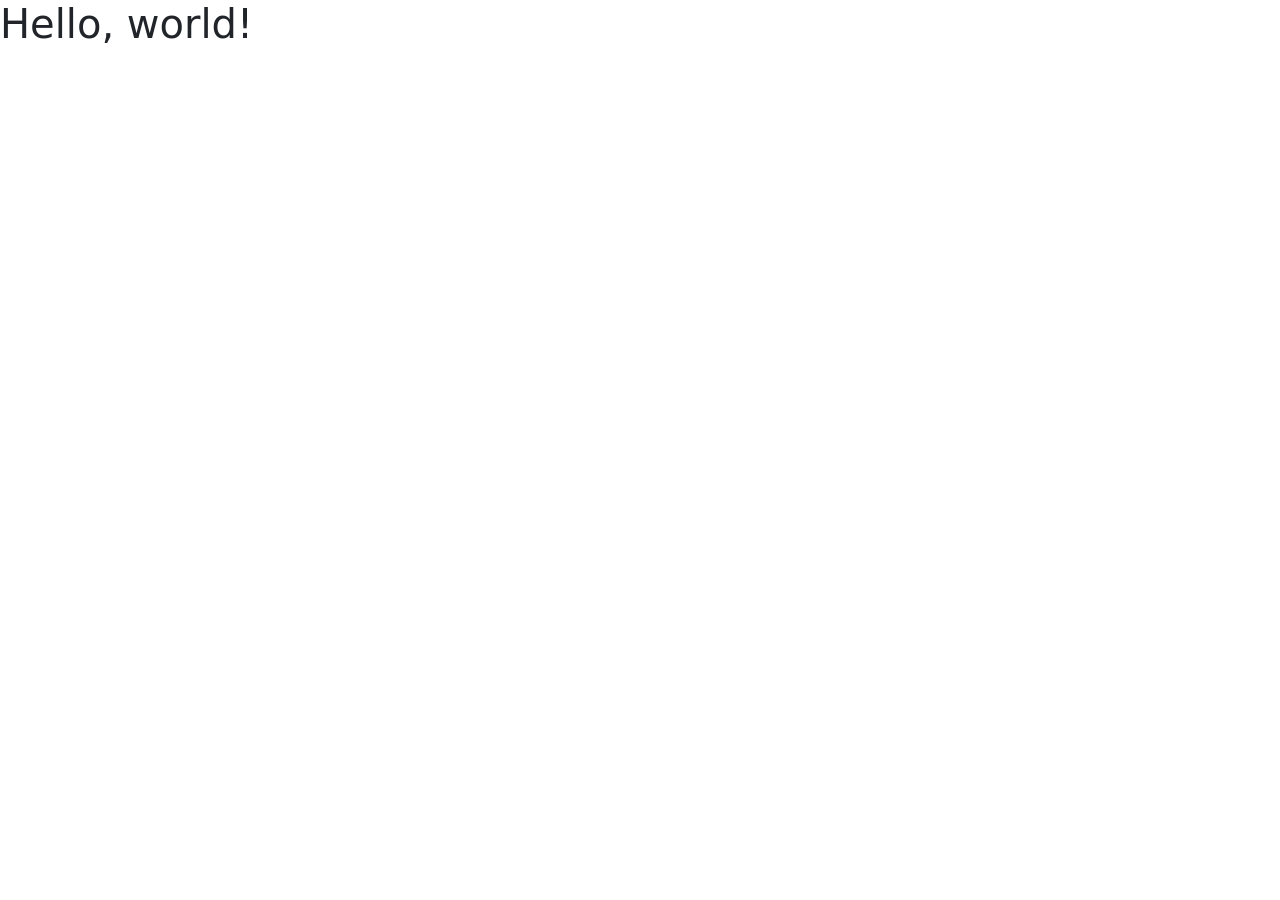
<file: index.html>
<!doctype html>
<html lang="en">
  <head>
    <meta charset="utf-8">
    <meta name="viewport" content="width=device-width, initial-scale=1">
    <title>Bootstrap demo</title>
    <link href="https://cdn.jsdelivr.net/npm/bootstrap@5.3.8/dist/css/bootstrap.min.css" rel="stylesheet" integrity="sha384-sRIl4kxILFvY47J16cr9ZwB07vP4J8+LH7qKQnuqkuIAvNWLzeN8tE5YBujZqJLB" crossorigin="anonymous">
  </head>
  <body>
    <h1>Hello, world!</h1>
    <script src="https://cdn.jsdelivr.net/npm/bootstrap@5.3.8/dist/js/bootstrap.bundle.min.js" integrity="sha384-FKyoEForCGlyvwx9Hj09JcYn3nv7wiPVlz7YYwJrWVcXK/BmnVDxM+D2scQbITxI" crossorigin="anonymous"></script>
  </body>
</html>
</file>
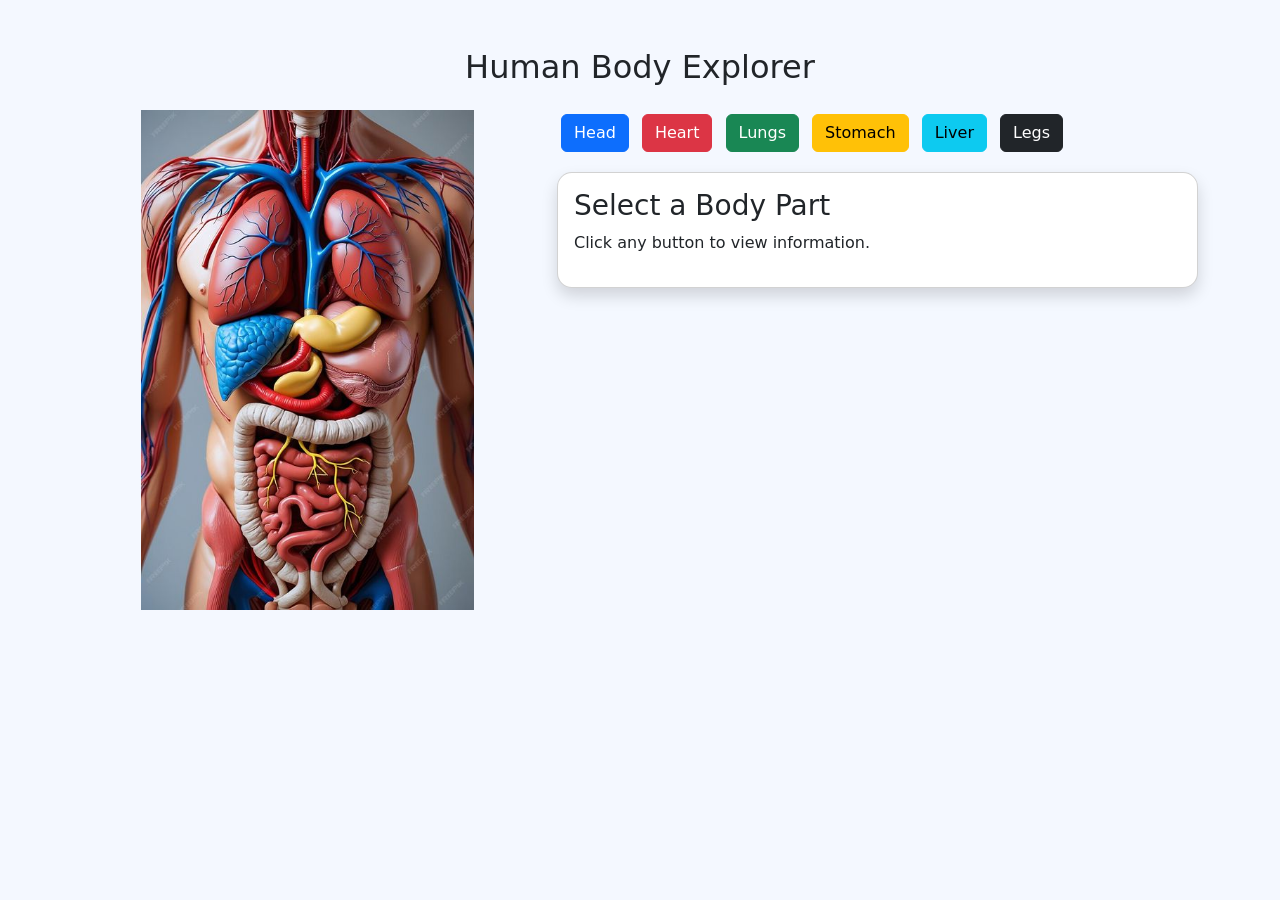
<file: project1/index.html>
<!DOCTYPE html>
<html lang="en">
<head>
    <meta charset="UTF-8">
    <meta name="viewport" content="width=device-width, initial-scale=1.0">
    <title>Human Body Explorer</title>

    <link href="https://cdn.jsdelivr.net/npm/bootstrap@5.3.3/dist/css/bootstrap.min.css" rel="stylesheet">
    <link rel="stylesheet" href="/project1/style.css">
    <link rel="stylesheet" href="/project1/script.js">
</head>
<body>

<div class="container py-5">
    <h2 class="text-center mb-4">Human Body Explorer</h2>

    <div class="row">
        <div class="col-md-5 text-center">
            <img src="/project1/image.png" class="img-fluid body-img" alt="Human Body">
        </div>

        <div class="col-md-7">
            <div class="mb-3">
                <button class="btn btn-primary m-1" onclick="showInfo('head')">Head</button>
                <button class="btn btn-danger m-1" onclick="showInfo('heart')">Heart</button>
                <button class="btn btn-success m-1" onclick="showInfo('lungs')">Lungs</button>
                <button class="btn btn-warning m-1" onclick="showInfo('stomach')">Stomach</button>
                <button class="btn btn-info m-1" onclick="showInfo('liver')">Liver</button>
                <button class="btn btn-dark m-1" onclick="showInfo('legs')">Legs</button>
            </div>

            <div class="card shadow">
                <div class="card-body">
                    <h3 id="title">Select a Body Part</h3>
                    <p id="description">Click any button to view information.</p>
                </div>
            </div>

        </div>
    </div>
</div>

<script src="script.js"></script>
</body>
</html>
</file>
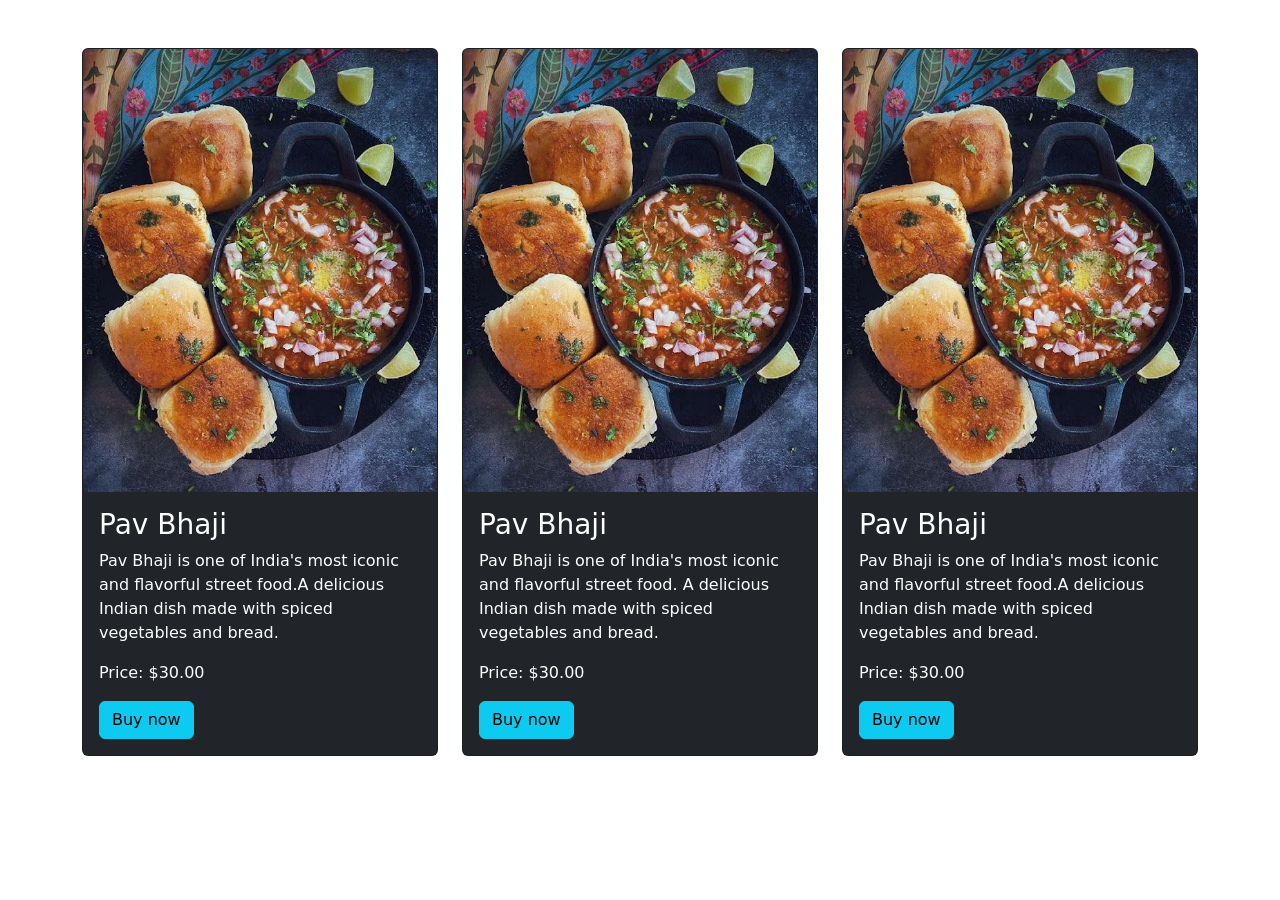
<file: cards/card.html>
<!doctype html>
<html lang="en">
  <head>
    <meta charset="utf-8">
    <meta name="viewport" content="width=device-width, initial-scale=1">
    <title>Bootstrap demo</title>
    <link href="https://cdn.jsdelivr.net/npm/bootstrap@5.3.8/dist/css/bootstrap.min.css" rel="stylesheet" integrity="sha384-sRIl4kxILFvY47J16cr9ZwB07vP4J8+LH7qKQnuqkuIAvNWLzeN8tE5YBujZqJLB" crossorigin="anonymous">
  </head>
  <body>
    <div class="container mt-5">
        <div class="row">
            <div class="col-md-4">
                <div class="card bg-dark text-white ">
                    <img src="/cards/download (16).jpg" class="card-img-top" alt="Card image cap">
                    <div class="card-body">
                        <h3 class="card-title">Pav Bhaji</h3>
                        <p class="card-text">Pav Bhaji is one of India's most iconic and flavorful street food.A delicious Indian dish made with spiced vegetables and bread.</p>
                        <p class="card-text">Price: $30.00</p>
                        <a href="#" class="btn btn-info">Buy now</a>

                    </div>
                </div>
            </div>
             <div class="col-md-4">
                <div class="card bg-dark text-white ">
                    <img src="/cards/download (16).jpg" class="card-img-top" alt="Card image cap">
                    <div class="card-body">
                        <h3 class="card-title">Pav Bhaji</h3>
                        <p class="card-text">Pav Bhaji is one of India's most iconic and flavorful street food. A delicious Indian dish made with spiced vegetables and bread.</p>
                        <p class="card-text">Price: $30.00</p>
                        <a href="#" class="btn btn-info">Buy now</a>

                    </div>
                </div>
            </div>
             <div class="col-md-4">
                <div class="card bg-dark text-white ">
                    <img src="/cards/download (16).jpg" class="card-img-top" alt="Card image cap">
                    <div class="card-body">
                        <h3 class="card-title">Pav Bhaji</h3>
                        <p class="card-text"> Pav Bhaji is one of India's most iconic and flavorful street food.A delicious Indian dish made with spiced vegetables and bread.</p>
                        <p class="card-text">Price: $30.00</p>
                        <a href="#" class="btn btn-info">Buy now</a>

                    </div>
                </div>
            </div>
        </div>
    </div>
    <script src="https://cdn.jsdelivr.net/npm/bootstrap@5.3.8/dist/js/bootstrap.bundle.min.js" integrity="sha384-FKyoEForCGlyvwx9Hj09JcYn3nv7wiPVlz7YYwJrWVcXK/BmnVDxM+D2scQbITxI" crossorigin="anonymous"></script>
  </body>
</html>
</file>
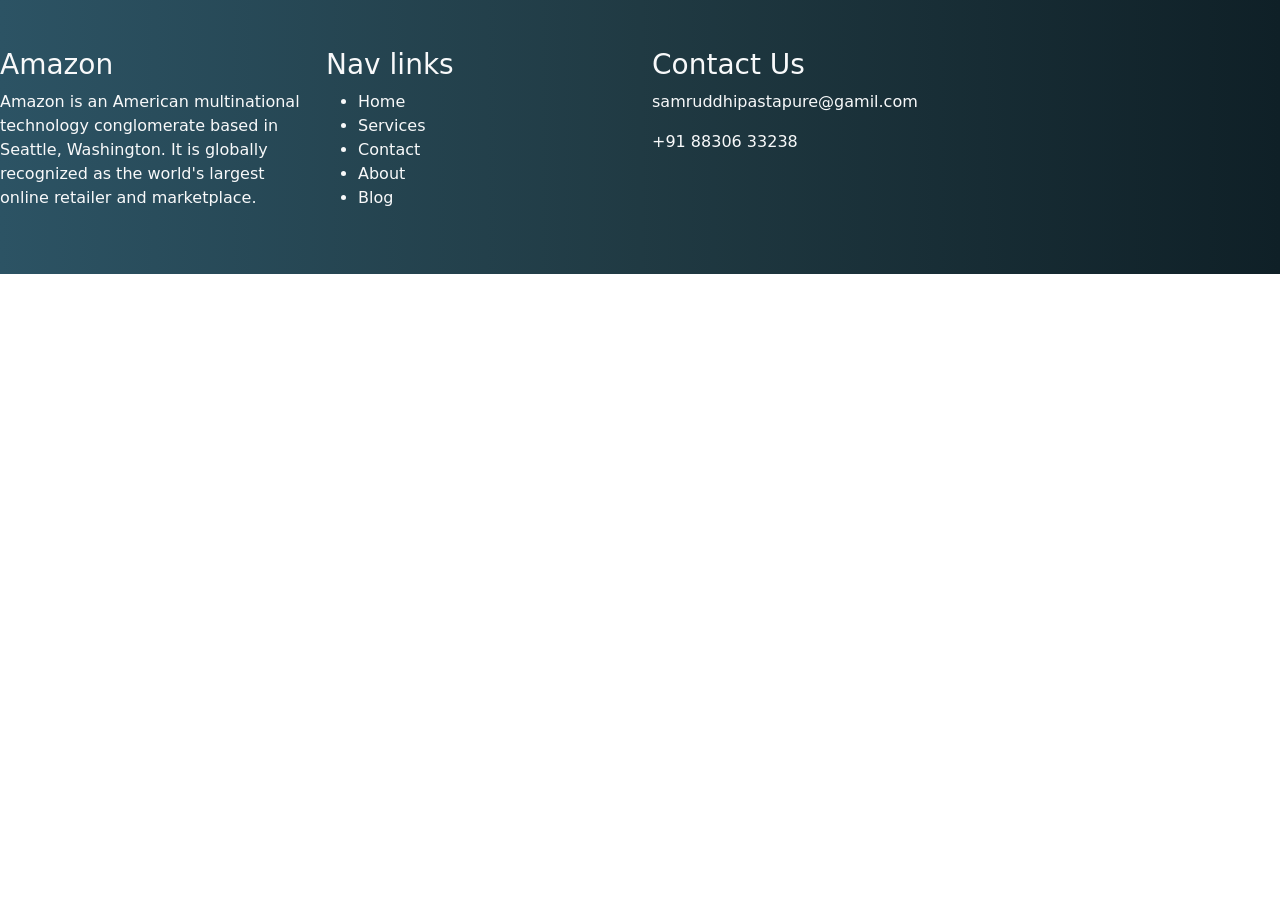
<file: footer.html/footer.html>
<!doctype html>
<html lang="en">
  <head>
    <meta charset="utf-8">
    <meta name="viewport" content="width=device-width, initial-scale=1">
    <title>Bootstrap demo</title>
    <link href="https://cdn.jsdelivr.net/npm/bootstrap@5.3.8/dist/css/bootstrap.min.css" rel="stylesheet" integrity="sha384-sRIl4kxILFvY47J16cr9ZwB07vP4J8+LH7qKQnuqkuIAvNWLzeN8tE5YBujZqJLB" crossorigin="anonymous">

    <href="https://cdnjs.cloudflare.com/ajax/libs/bootstrap-icons/1.13.1/font/bootstrap-icons.min.css"
        integrity="sha512-t7Few9xlddEmgd3oKZQahkNI4dS6l80+eGEzFQiqtyVYdvcSG2D3Iub77R20BdotfRPA9caaRkg1tyaJiPmO0g=="
        crossorigin="anonymous" referrerpolicy="no-referrer"/>
</head>
  <body>
    <footer class="text-light py-5"
        style="background: #0F2027;  /* fallback for old browsers */
background: -webkit-linear-gradient(to right, #2C5364, #203A43, #0F2027);  /* Chrome 10-25, Safari 5.1-6 */
background: linear-gradient(to right, #2C5364, #203A43, #0F2027); /* W3C, IE 10+/ Edge, Firefox 16+, Chrome 26+, Opera 12+, Safari 7+ */>

<div class="container">
    <div class="row">
        <div class="col-md-3">
            <h3>Amazon</h3>
    <p class="">Amazon is an American multinational technology conglomerate based in Seattle, Washington. It is globally recognized as the world's largest online retailer and marketplace.</p>
    </div>
    <div class="col-md-3">
        <h3>Nav links</h3>
        <ul class="lis-unstyled">
            <li ><a href="" class="text-decoration-none text-light">Home</a></li>
                        <li><a href="" class="text-decoration-none text-light">Services</a></li>
                        <li><a href="" class="text-decoration-none text-light">Contact</a></li>
                        <li><a href="" class="text-decoration-none text-light">About</a></li>
                        <li><a href="" class="text-decoration-none text-light">Blog</a></li>
                    </ul>
    </div>
    <div class="col-md-3">
        <h3>Contact Us</h3>
        <p><i class="bi bi-envelope"></i>samruddhipastapure@gamil.com</p>
        <p><i class="bi bi-telephone"></i>+91 88306 33238</p>
    </div>

</div>


    <script src="https://cdn.jsdelivr.net/npm/bootstrap@5.3.8/dist/js/bootstrap.bundle.min.js" integrity="sha384-FKyoEForCGlyvwx9Hj09JcYn3nv7wiPVlz7YYwJrWVcXK/BmnVDxM+D2scQbITxI" crossorigin="anonymous"></script>
  </body>
</html>
</file>
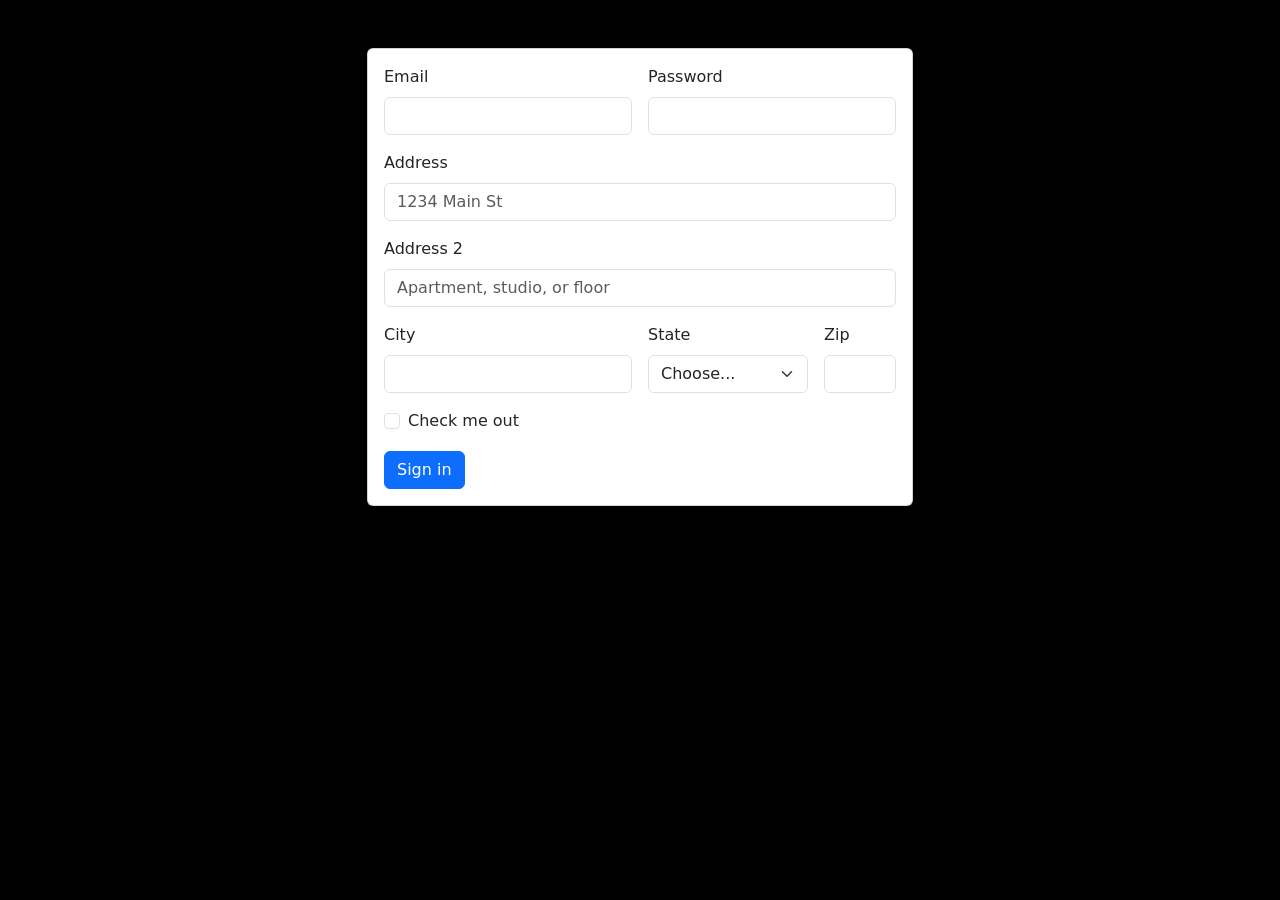
<file: forms/forms.html>
<!doctype html>
<html lang="en">

<head>
    <meta charset="utf-8">
    <meta name="viewport" content="width=device-width, initial-scale=1">
    <title>Bootstrap Form</title>
    <link href="https://cdn.jsdelivr.net/npm/bootstrap@5.3.8/dist/css/bootstrap.min.css" rel="stylesheet"
        integrity="sha384-sRIl4kxILFvY47J16cr9ZwB07vP4J8+LH7qKQnuqkuIAvNWLzeN8tE5YBujZqJLB" crossorigin="anonymous">
</head>

<body class="bg-black">
    <div class="container mt-5">
        <div class="row">
            <div class="col-md-6 offset-md-3">
                <div class="card">
                    <div class="card-body">
                        <form class="row g-3">
                            <div class="col-md-6">
                                <label for="inputEmail4" class="form-label">Email</label>
                                <input type="email" class="form-control" id="inputEmail4">
                            </div>
                            <div class="col-md-6">
                                <label for="inputPassword4" class="form-label">Password</label>
                                <input type="password" class="form-control" id="inputPassword4">
                            </div>
                            <div class="col-12">
                                <label for="inputAddress" class="form-label">Address</label>
                                <input type="text" class="form-control" id="inputAddress" placeholder="1234 Main St">
                            </div>
                            <div class="col-12">
                                <label for="inputAddress2" class="form-label">Address 2</label>
                                <input type="text" class="form-control" id="inputAddress2"
                                    placeholder="Apartment, studio, or floor">
                            </div>
                            <div class="col-md-6">
                                <label for="inputCity" class="form-label">City</label>
                                <input type="text" class="form-control" id="inputCity">
                            </div>
                            <div class="col-md-4">
                                <label for="inputState" class="form-label">State</label>
                                <select id="inputState" class="form-select">
                                    <option selected>Choose...</option>
                                    <option>...</option>
                                </select>
                            </div>
                            <div class="col-md-2">
                                <label for="inputZip" class="form-label">Zip</label>
                                <input type="text" class="form-control" id="inputZip">
                            </div>
                            <div class="col-12">
                                <div class="form-check">
                                    <input class="form-check-input" type="checkbox" id="gridCheck">
                                    <label class="form-check-label" for="gridCheck">
                                        Check me out
                                    </label>
                                </div>
                            </div>
                            <div class="col-12">
                                <button type="submit" class="btn btn-primary">Sign in</button>
                            </div>
                        </form>
                    </div>

                </div>

            </div>
        </div>

    </div>

    <script src="https://cdn.jsdelivr.net/npm/bootstrap@5.3.8/dist/js/bootstrap.bundle.min.js"
        integrity="sha384-FKyoEForCGlyvwx9Hj09JcYn3nv7wiPVlz7YYwJrWVcXK/BmnVDxM+D2scQbITxI"
        crossorigin="anonymous"></script>
</body>

</html>
</file>
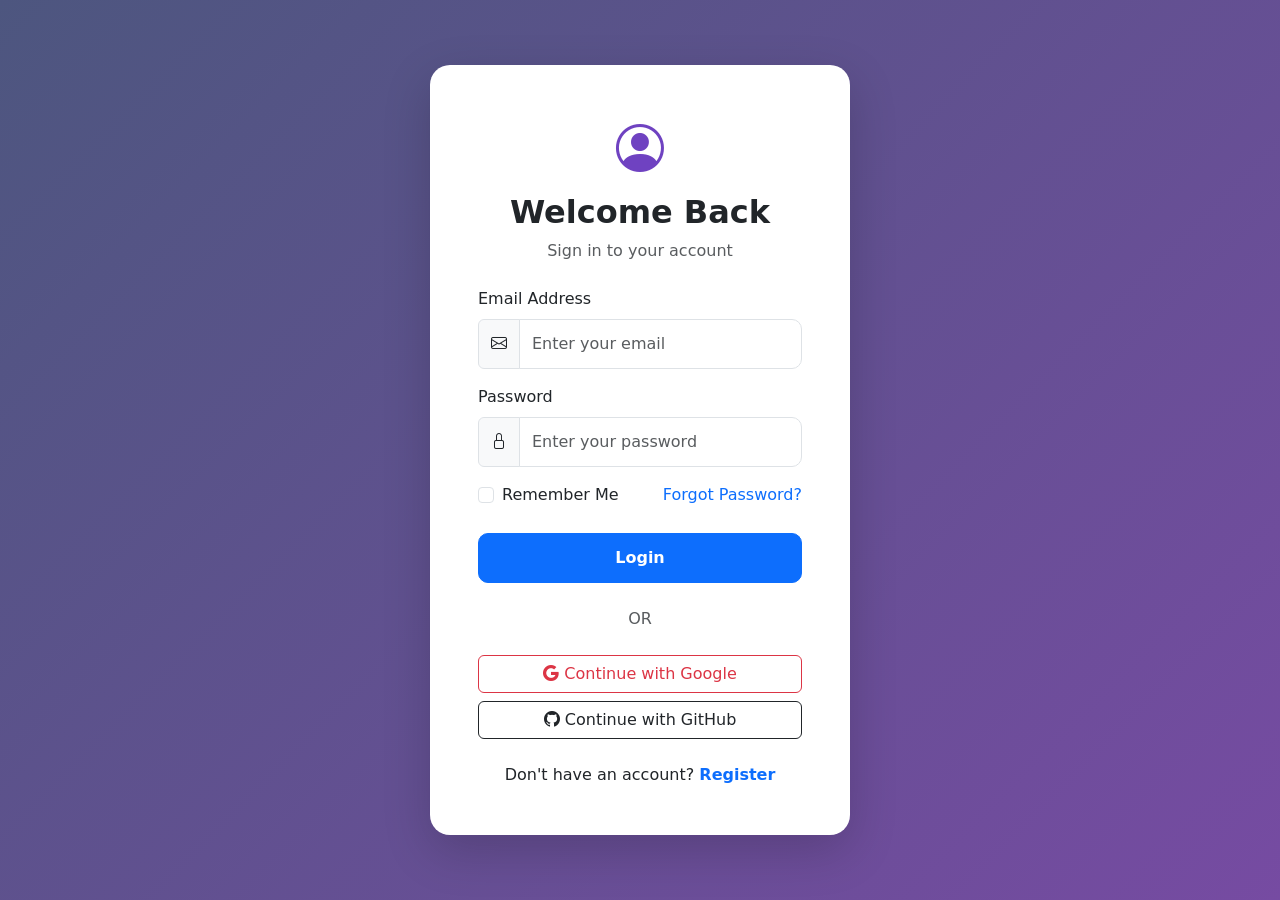
<file: forms/loginform.html>
<!DOCTYPE html> 
<html lang="en"> 
<head> 
    <meta charset="UTF-8"> 
    <meta name="viewport" content="width=device-width, initial-scale=1.0"> 
    <title>Modern Login Form</title> 
 
    <!-- Bootstrap 5 CSS --> 
    <link href="https://cdn.jsdelivr.net/npm/bootstrap@5.3.3/dist/css/bootstrap.min.css" rel="stylesheet"> 
 
    <!-- Bootstrap Icons --> 
    <link href="https://cdn.jsdelivr.net/npm/bootstrap-icons/font/bootstrap-icons.css" rel="stylesheet"> 
 
    <style>         body { 
            background: linear-gradient(135deg, #4d567f, #764ba2);             min-height: 100vh;             display: flex;             justify-content: center;             align-items: center; 
        } 
 
        .login-card {             width: 100%;             max-width: 420px;             border: none;             border-radius: 20px;             overflow: hidden;             backdrop-filter: blur(10px); 
        } 
 
        .form-control {             border-radius: 10px;             padding: 12px; 
        } 
 
        .btn-login {             border-radius: 10px;             padding: 12px;             font-weight: 600; 
        } 
 
        .logo {             font-size: 3rem;             color: #6f42c1; 
        } 
    </style> 
</head> 
<body> 
 
<div class="card shadow-lg login-card"> 
    <div class="card-body p-5"> 
 
        <div class="text-center mb-4"> 
            <i class="bi bi-person-circle logo"></i> 
            <h2 class="fw-bold mt-2">Welcome Back</h2> 
            <p class="text-muted">Sign in to your account</p> 
        </div> 
 
        <form> 
            <!-- Email --> 
            <div class="mb-3"> 
                <label class="form-label">Email Address</label> 
                <div class="input-group"> 
                    <span class="input-group-text"> 
                        <i class="bi bi-envelope"></i> 
                    </span>                     <input                         type="email"                         class="form-control"                         placeholder="Enter your email"                         required> 
                </div> 
            </div> 
 
            <!-- Password --> 
            <div class="mb-3"> 
                <label class="form-label">Password</label> 
                <div class="input-group"> 
                    <span class="input-group-text"> 
                        <i class="bi bi-lock"></i> 
                    </span> 
                    <input 
                        type="password"                         class="form-control"                         placeholder="Enter your password"                         required> 
                </div> 
            </div> 
 
            <!-- Remember Me --> 
            <div class="d-flex justify-content-between mb-4"> 
                <div class="form-check"> 
                    <input class="form-check-input" type="checkbox" id="remember"> 
                    <label class="form-check-label" for="remember"> 
                        Remember Me 
                    </label> 
                </div> 
 
                <a href="#" class="text-decoration-none">                     Forgot Password? 
                </a> 
            </div> 
 
            <!-- Login Button --> 
            <button type="submit" class="btn btn-primary w-100 btn-login"> 
                Login 
            </button> 
 
            <!-- Divider --> 
            <div class="text-center my-4 text-muted"> 
                OR 
            </div> 
 
            <!-- Social Login --> 
            <div class="d-grid gap-2"> 
                <button type="button" class="btn btn-outline-danger"> 
                    <i class="bi bi-google"></i> Continue with Google 
                </button> 
 
                <button type="button" class="btn btn-outline-dark">                     <i class="bi bi-github"></i> Continue with GitHub 
                </button> 
            </div> 
 
            <p class="text-center mt-4 mb-0">                 Don't have an account? 
                <a href="#" class="text-decoration-none fw-bold"> 
                    Register 
                </a> 
            </p> 
        </form> 
 
    </div> 
</div> 
 
<!-- Bootstrap JS --> 
<script src="https://cdn.jsdelivr.net/npm/bootstrap@5.3.3/dist/js/bootstrap.bundle.min.js"></script> 
 
</body> 
</html>
</file>
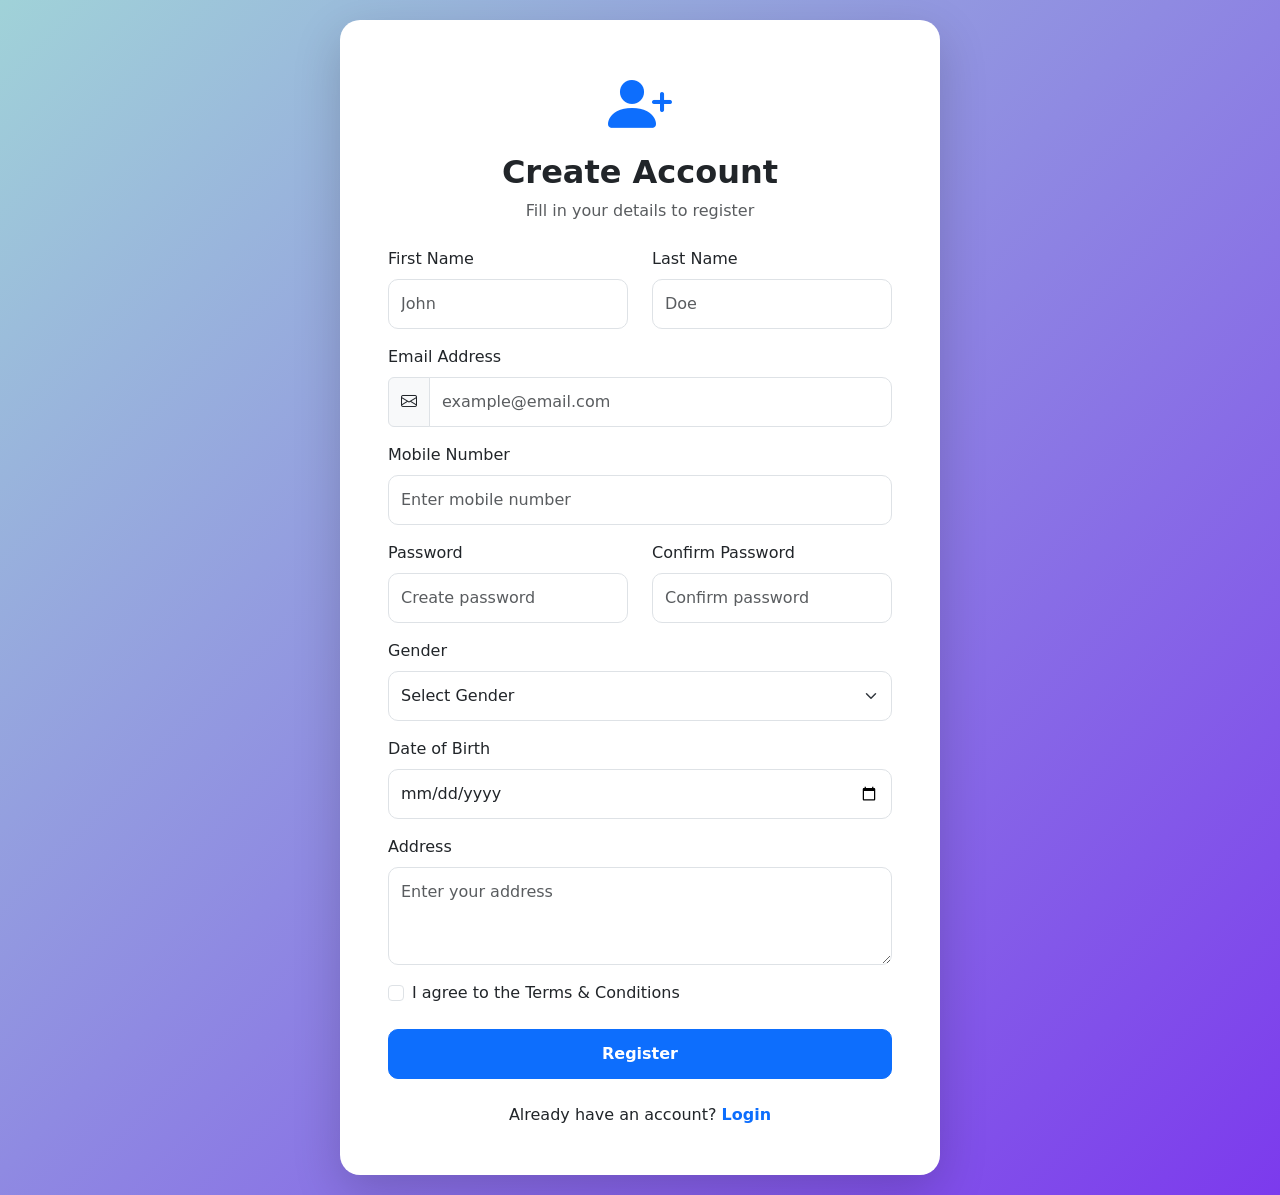
<file: forms/registeration.html>
<!DOCTYPE html> 
<html lang="en"> 
<head> 
    <meta charset="UTF-8"> 
    <meta name="viewport" content="width=device-width, initial-scale=1.0">     <title>Registration Form</title> 
 
    <!-- Bootstrap 5 CSS --> 
    <link href="https://cdn.jsdelivr.net/npm/bootstrap@5.3.3/dist/css/bootstrap.min.css" rel="stylesheet"> 
 
    <!-- Bootstrap Icons --> 
    <link href="https://cdn.jsdelivr.net/npm/bootstrap-icons/font/bootstrap-icons.css" rel="stylesheet"> 
 
    <style>         body {             background: linear-gradient(135deg, #a0d2d8, #7c3aed);             min-height: 100vh;             display: flex;             justify-content: center;             align-items: center;             padding: 20px; 
        } 
 
        .register-card {             max-width: 600px;             width: 100%;             border: none;             border-radius: 20px; 
        } 
 
        .form-control,         .form-select {             border-radius: 10px;             padding: 12px; 
        } 
 
        .btn-register {             border-radius: 10px;             padding: 12px;             font-weight: 600; 
        } 
    </style> 
</head> 
<body> 
 
<div class="card shadow-lg register-card"> 
    <div class="card-body p-5"> 
 
        <div class="text-center mb-4"> 
            <i class="bi bi-person-plus-fill display-3 text-primary"></i> 
            <h2 class="fw-bold mt-2">Create Account</h2> 
            <p class="text-muted">Fill in your details to register</p> 
        </div> 
 
        <form> 
 
            <div class="row"> 
                <div class="col-md-6 mb-3"> 
                    <label class="form-label">First Name</label> 
                    <input type="text" class="form-control" placeholder="John" required> 
                </div> 
 
                <div class="col-md-6 mb-3"> 
                    <label class="form-label">Last Name</label> 
                    <input type="text" class="form-control" placeholder="Doe" required> 
                </div> 
            </div> 
 
            <div class="mb-3"> 
                <label class="form-label">Email Address</label> 
                <div class="input-group"> 
                    <span class="input-group-text"> 
                        <i class="bi bi-envelope"></i> 
                    </span> 
                    <input type="email" class="form-control"                            placeholder="example@email.com" required> 
                </div> 
            </div> 
 
            <div class="mb-3"> 
                <label class="form-label">Mobile Number</label>                 <input type="tel" class="form-control"                        placeholder="Enter mobile number" required> 
            </div> 
 
            <div class="row"> 
                <div class="col-md-6 mb-3"> 
                    <label class="form-label">Password</label>                     <input type="password" class="form-control"                            placeholder="Create password" required> 
                </div> 
 
                <div class="col-md-6 mb-3"> 
                    <label class="form-label">Confirm Password</label>                     <input type="password" class="form-control"                            placeholder="Confirm password" required> 
                </div> 
            </div> 
 
            <div class="mb-3"> 
                <label class="form-label">Gender</label> 
                <select class="form-select"> 
                    <option selected>Select Gender</option> 
                    <option>Male</option> 
                    <option>Female</option> 
                    <option>Other</option> 
                </select> 
            </div> 
 
            <div class="mb-3"> 
                <label class="form-label">Date of Birth</label> 
                <input type="date" class="form-control"> 
            </div> 
 
            <div class="mb-3"> 
                <label class="form-label">Address</label>                 <textarea class="form-control" rows="3" 
                          placeholder="Enter your address"></textarea>             </div> 
 
            <div class="form-check mb-4"> 
                <input class="form-check-input" type="checkbox" id="terms" required> 
                <label class="form-check-label" for="terms"> 
                    I agree to the Terms & Conditions 
                </label> 
            </div> 
 
            <button type="submit" 
                    class="btn btn-primary w-100 btn-register"> 
                Register 
            </button> 
 
            <p class="text-center mt-4 mb-0">                 Already have an account? 
                <a href="#" class="text-decoration-none fw-bold"> 
                    Login 
                </a> 
            </p> 
 
        </form> 
 
    </div> 
</div> 
 
<script src="https://cdn.jsdelivr.net/npm/bootstrap@5.3.3/dist/js/bootstrap.bundle.min.js"></script> 
 
</body> 
</html>
</file>
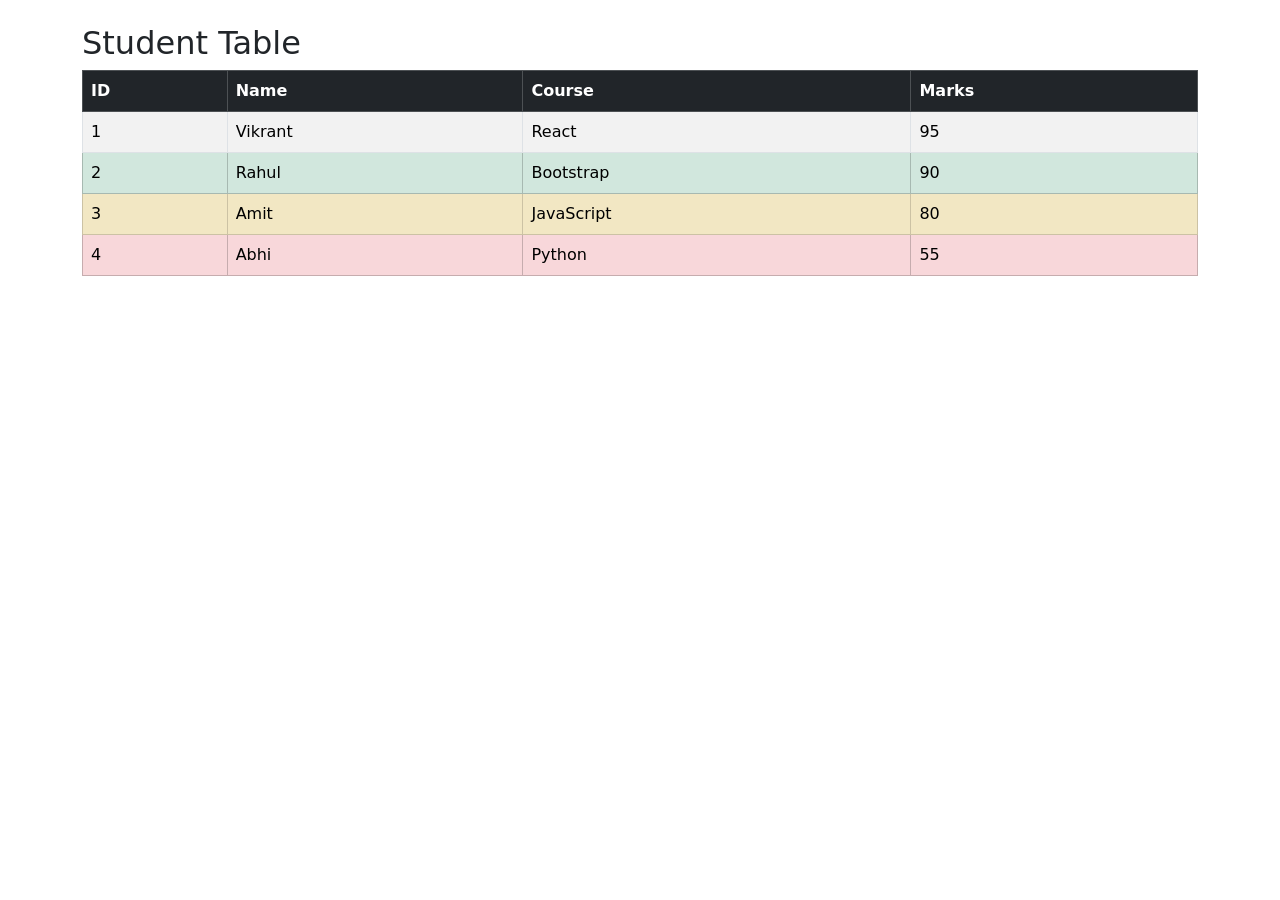
<file: tables/table1.html>
<!DOCTYPE html> 
<html> 
<head> 
    <title>Bootstrap Table</title> 
 
    <link href="https://cdn.jsdelivr.net/npm/bootstrap@5.3.3/dist/css/bootstrap.min.css" rel="stylesheet"> 
</head> 
 
<body> 
 
<div class="container mt-4"> 
 
<h2>Student Table</h2> 
 
<div class="table-responsive"> 
 
<table class="table table-striped table-hover table-bordered"> 
 
<thead class="table-dark"> 
 
<tr> 
<th>ID</th> 
<th>Name</th> 
<th>Course</th> 
<th>Marks</th> 
</tr> 
 
</thead> 
 
<tbody> 
 
<tr> 
<td>1</td> 
<td>Vikrant</td> 
<td>React</td> 
<td>95</td> 
</tr> 
 
<tr class="table-success"> 
<td>2</td> 
<td>Rahul</td> 
<td>Bootstrap</td> 
<td>90</td> 
</tr> 
 
<tr class="table-warning"> 
<td>3</td> 
<td>Amit</td> 
<td>JavaScript</td> 
<td>80</td> 
</tr> 
 
<tr class="table-danger"> 
<td>4</td> 
<td>Abhi</td> 
<td>Python</td> 
<td>55</td> 
</tr> 
 
</tbody> 
 
</table> 
 
</div> 
 
</div> 
 
</body> 
</html>
</file>
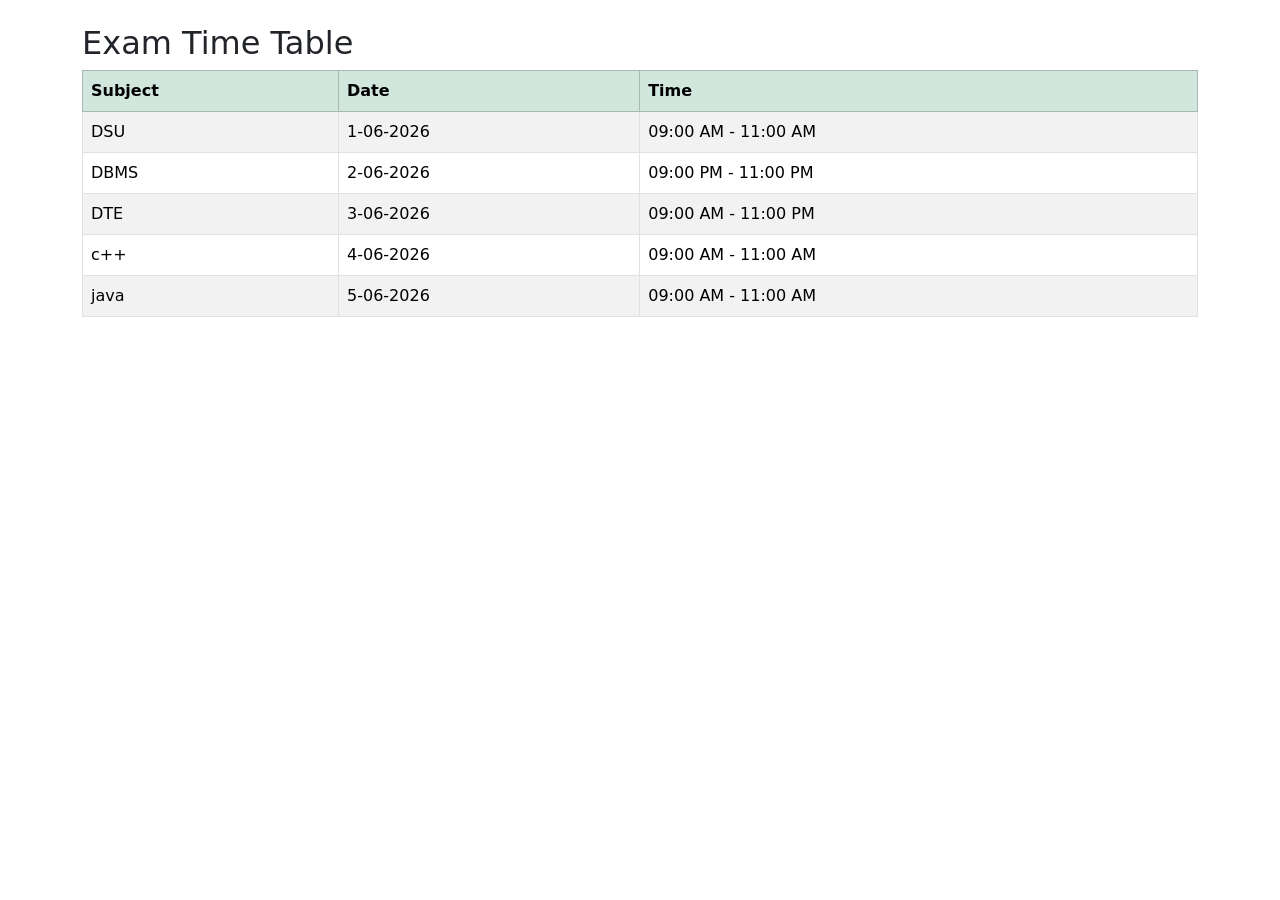
<file: tables/table2.html>
<!doctype html>
<html lang="en">
  <head>
    <meta charset="utf-8">
    <meta name="viewport" content="width=device-width, initial-scale=1">
    <title>Bootstrap demo</title>
    <link href="https://cdn.jsdelivr.net/npm/bootstrap@5.3.8/dist/css/bootstrap.min.css" rel="stylesheet" integrity="sha384-sRIl4kxILFvY47J16cr9ZwB07vP4J8+LH7qKQnuqkuIAvNWLzeN8tE5YBujZqJLB" crossorigin="anonymous">
  </head>
  <body>
    <div class="container mt-4">
        <h2>Exam Time Table</h2>
        <div class="table-responsive">
            <table class="table table-striped table-hover table-bordered">
                <thead class="table-success">
                    <tr>
                        <th>Subject</th>
                        <th>Date</th>
                        <th>Time</th>
                    </tr>
                </thead>
                <tbody>
                    <tr>
                        <td>DSU</td>
                        <td>1-06-2026</td>
                        <td>09:00 AM - 11:00 AM</td>
                    </tr>
                    <tr>
                        <td>DBMS</td>
                        <td>2-06-2026</td>
                        <td>09:00 PM - 11:00 PM</td>
                    </tr>
                    <tr>
                        <td>DTE</td>
                        <td>3-06-2026</td>
                        <td>09:00 AM - 11:00 PM</td>
                    </tr>
                    <tr>
                        <td>c++</td>
                        <td>4-06-2026</td>
                        <td>09:00 AM - 11:00 AM</td>
                    </tr>
                    <tr>
                        <td>java</td>
                        <td>5-06-2026</td>
                        <td>09:00 AM - 11:00 AM</td>
                    </tr>
                    
                </tbody>
            </table>
        </div>
    </div>

    <script src="https://cdn.jsdelivr.net/npm/bootstrap@5.3.8/dist/js/bootstrap.bundle.min.js" integrity="sha384-FKyoEForCGlyvwx9Hj09JcYn3nv7wiPVlz7YYwJrWVcXK/BmnVDxM+D2scQbITxI" crossorigin="anonymous"></script>
  </body>
</html>
</file>
<file: project1/style.css>
body{
    background:#f4f8ff;
}

.body-img{
    max-height:500px;
}

.card{
    border-radius:15px;
}
</file>
